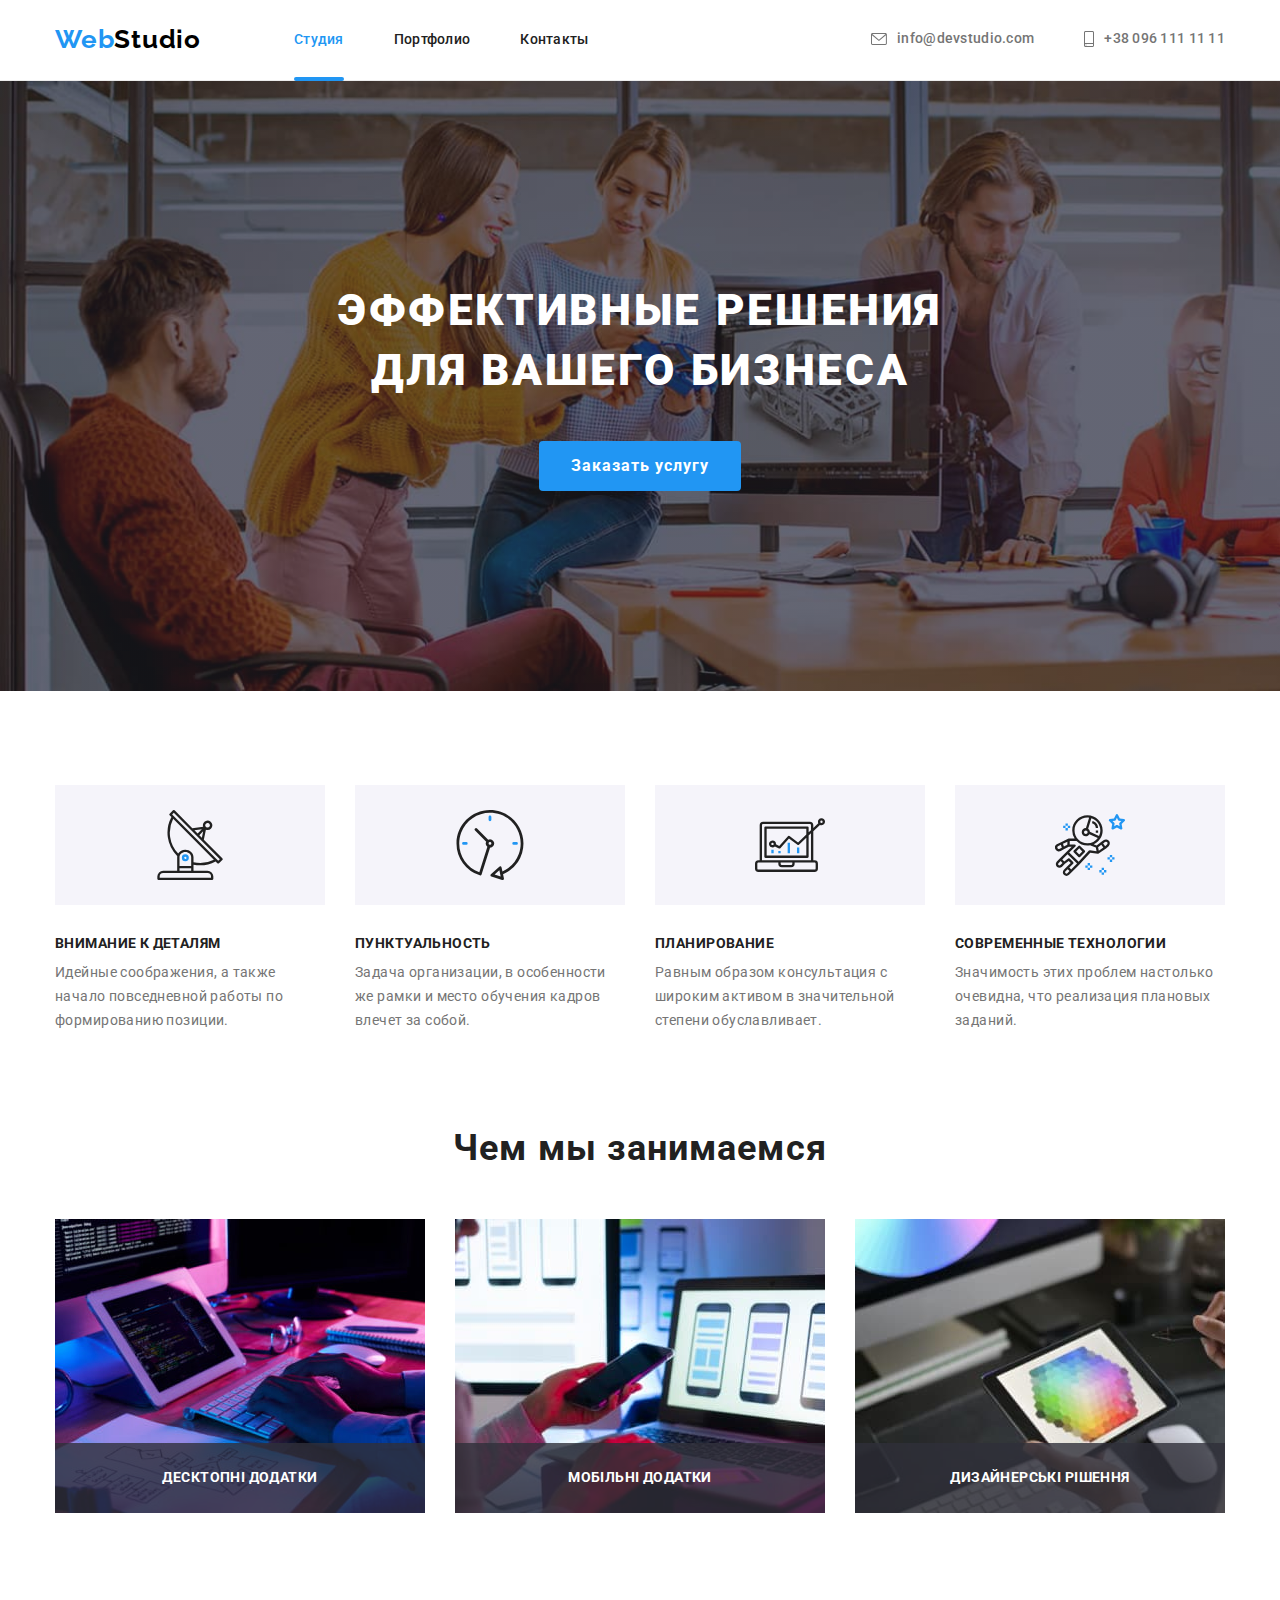
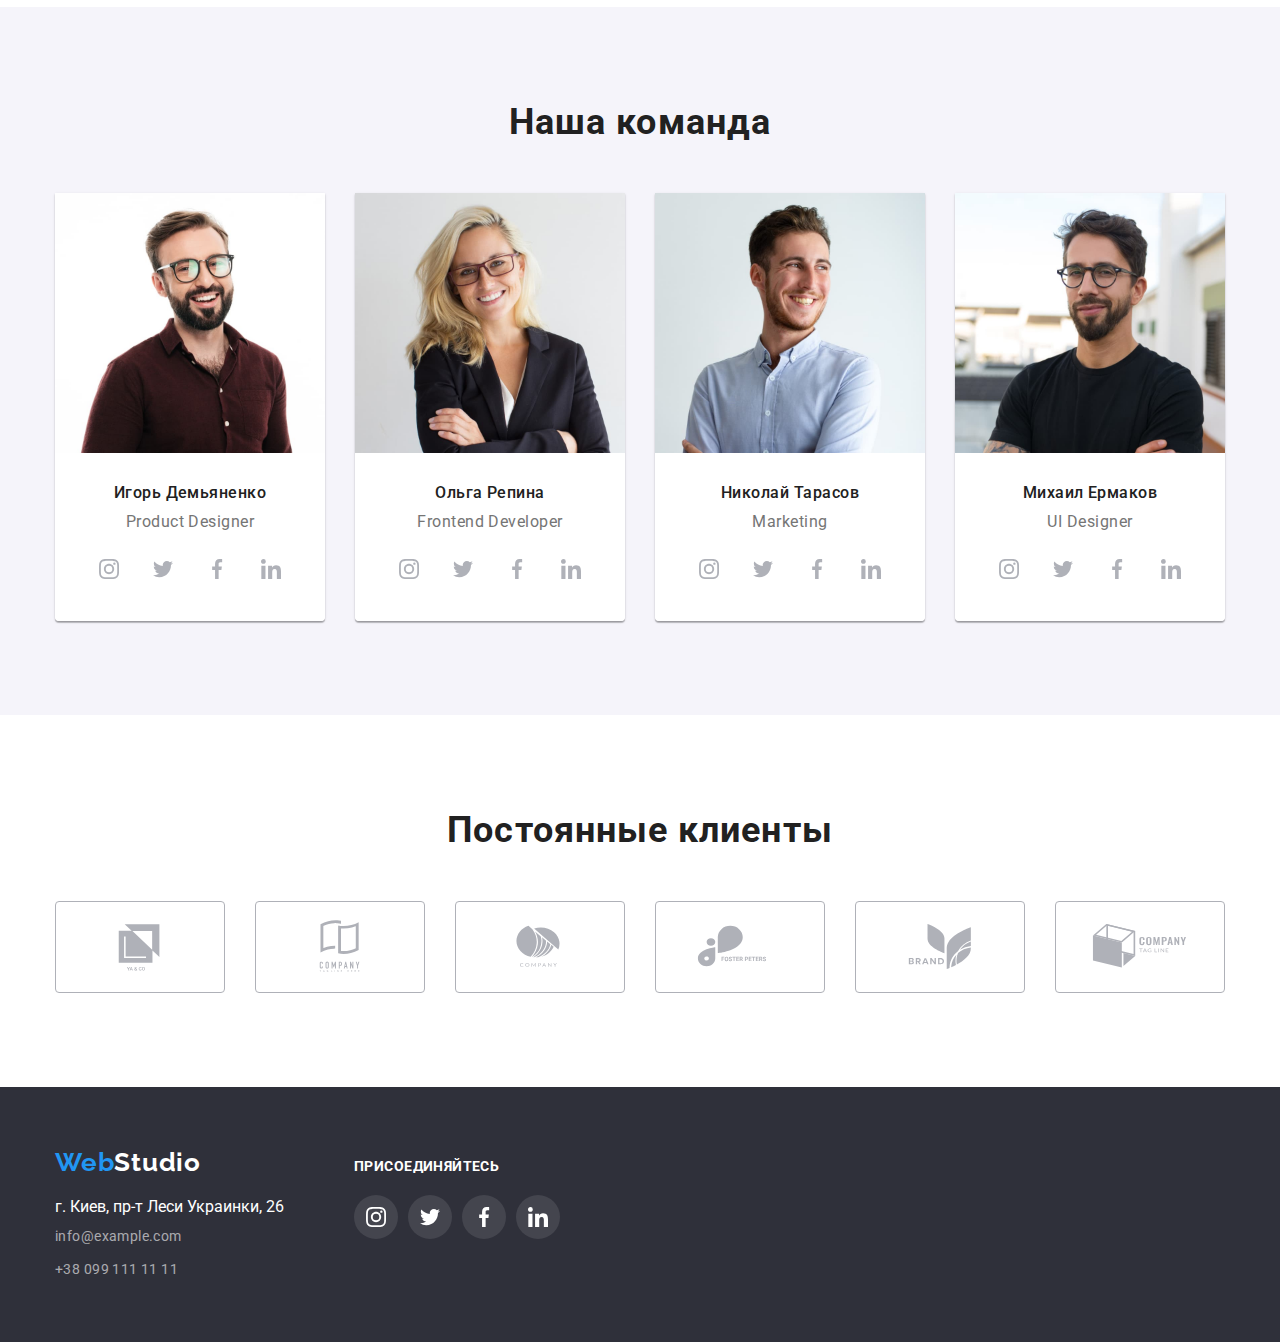
<file: index.html>
<!DOCTYPE html>
<html lang="ru">
  <head>
    <meta charset="UTF-8" />
    <meta http-equiv="X-UA-Compatible" content="IE=edge" />
    <meta name="viewport" content="width=, initial-scale=1.0" />
    <title>Document</title>
    <link rel="preconnect" href="https://fonts.googleapis.com" />
    <link rel="preconnect" href="https://fonts.gstatic.com" crossorigin />

    <link
      href="https://fonts.googleapis.com/css2?family=Montserrat:wght@400;700&family=Raleway:wght@700&family=Roboto:wght@400;500;700;900&display=swap"
      rel="stylesheet"
    />
      <link
      rel="stylesheet" href="https://cdn.jsdelivr.net/npm/modern-normalize@1.1.0/modern-normalize.min.css" />

    <link rel="stylesheet" href="./css/styles.css" />
  </head>

  <body>
    <header class="header">
      <div class="container header-container">
        <nav class="header-nav">
          
          <a href="./index.html" class="logo">
              <span class="logo-accent">Web</span>Studio</a>
         
                  
          <ul class="site-nav">
            <li class="menu-link">
              <a href="./index.html" class="link current">Студия</a>
            </li>
            <li class="menu-link">
              <a href="./portfolio.html" class="link">Портфолио</a>
            </li>
            <li class="menu-link">
              <a href="" class="link">Контакты</a>
            </li>
          </ul>
        </nav>

        <ul class="header-contact">
          <li class="mail">
            <a href="mailto:" class="mailtel-h">
              <svg class="icon-mail" >
               <use href="./images/icons.svg#icon-envelope"> </use>
              </svg>
              <div>
                info@devstudio.com
              </div>
              
            </a>
          </li class="tel">
          <li>
            <a href="tel:" class="mailtel-h">
             <svg class="icon-tel" >
               <use href="./images/icons.svg#icon-smartphone"> </use>
              </svg> 
              +38 096 111 11 11</a>
          </li>
        </ul>
      </div>
    </header>

    <main>
      <!--Главная секция-->
      <div class="hero">
        <section class="container">
          <h1 class="hero-title">
            Эффективные решения <br />
            для вашего бизнеса
          </h1>
          <button type="button" class="hero-button" data-modal-open>Заказать услугу</button>
        </section>
      </div>
      <!--Характеристика компании-->
      <section class="company-profile section ">
        <div class="container">
        <h2 class="section-title, hidden-title">Скрытый заголовок</h2>
        <ul class="properties-list">

          <li class="profile">
            <div class="profile-fon">
              
              <svg class="icons" width="70" height="70">
              <use  href="./images/icons.svg#icon-antenna-1"></use>
            </svg>
            </div>                      

            <h3 class="title">Внимание к деталям</h3>
            <p class="description">
              Идейные соображения, а также начало повседневной работы по
              формированию позиции.
            </p>
          </li>
          <li class="profile">
            <div class="profile-fon">
              <svg class="icons" width="70" height="70">
              <use  href="./images/icons.svg#icon-clock-1"></use>
            </svg>
            </div> 
            <h3 class="title">Пунктуальность</h3>
            <p class="description">
              Задача организации, в особенности же рамки и место обучения кадров
              влечет за собой.
            </p>
          </li>
          <li class="profile">
            <div class="profile-fon">
              <svg class="icons" width="70" height="70">
              <use  href="./images/icons.svg#icon-diagram-1"></use>
            </svg>
            </div> 
            <h3 class="title">Планирование</h3>
            <p class="description">
              Равным образом консультация с широким активом в значительной
              степени обуславливает.
            </p>
          </li>
          <li class="profile">
            <div class="profile-fon">
              <svg class="icons" width="70" height="70">
              <use  href="./images/icons.svg#icon-astronaut-1"></use>
            </svg>
            </div> 
            <h3 class="title">Современные технологии</h3>
            <p class="description">
              Значимость этих проблем настолько очевидна, что реализация
              плановых заданий.
            </p>
          </li>
        </ul>

        </div>
        
      </section>
      <!--Примеры работ-->
      <section class="section-sample">
        <div class="container">
        <h2 class="section-title">Чем мы занимаемся</h2>

        <ul class="sample-works">
          <li class="sample">
            <img
              src="images/algorytm.jpg"
              alt="Составление алгоритма"
              width="370"
            />
            <div class="sample-name">
              <h3 class="name">Десктопні додатки</h3>
            </div>
          </li>
          <li class="sample">
            <img
              src="images/mob-app.jpg"
              alt="Мобильное приложение"
              width="370"
            />
            <div class="sample-name">
              <h3 class="name">Мобільні додатки</h3>
            </div>
          </li>
          <li class="sample">
            <img src="images/color-design.jpg" alt="Дизайн цвета" width="370" />
            <div class="sample-name">
              <h3 class="name">Дизайнерські рішення</h3>
            </div>
          </li>
                  </ul>

        </div>
        
      </section>

      <!--Наша команда-->
      <section class="section-team">
        <div class="container">
          <h2 class="section-title">Наша команда</h2>
        <ul class="team">
          <li class="card-emploee">
            <img
              src="images/Product-Designer.jpg"
              alt="Игорь Демьяненко - Product Designer"
              width="270"
            />
            <div class="emploee">
            <h3 class="team-title">Игорь Демьяненко</h3>
            <p lang="en" class="position">Product Designer</p>
            <ul class="list-icons" >
                <li >
                  <a href="" class="icons-link"> 
                    <svg class="icon-link" width="20" height="20">
                     <use href="./images/icons.svg#icon-instagram"></use>
                    </svg> 
                  </a>
                </li>
                <li>
                  <a href="" class="icons-link"> 
                    <svg class="icon-link" width="20" height="20">
                     <use href="./images/icons.svg#icon-twitter"></use>
                    </svg> 
                  </a>
                </li>
                <li>
                  <a href="" class="icons-link"> 
                    <svg class="icon-link" width="20" height="20">
                     <use href="./images/icons.svg#icon-facebook"></use>
                    </svg> 
                  </a>
                </li>
                <li>
                  <a href="" class="icons-link"> 
                    <svg class="icon-link" width="20" height="20">
                     <use href="./images/icons.svg#icon-linkedin"></use>
                    </svg> 
                  </a>
                </li>
            </ul>
            </div>
                        
           
            
          </li>
          <li class="card-emploee">
            <img
              src="images/Frontend-Developer.jpg"
              alt="Ольга Репина - Frontend Developer"
              width="270"
            />
            <div class="emploee">
            <h3 class="team-title">Ольга Репина</h3>
            <p lang="en" class="position">Frontend Developer</p>
            <ul class="list-icons" >
                <li >
                  <a href="" class="icons-link"> 
                    <svg class="icon-link" width="20" height="20">
                     <use href="./images/icons.svg#icon-instagram"></use>
                    </svg> 
                  </a>
                </li>
                <li>
                  <a href="" class="icons-link"> 
                    <svg class="icon-link" width="20" height="20">
                     <use href="./images/icons.svg#icon-twitter"></use>
                    </svg> 
                  </a>
                </li>
                <li>
                  <a href="" class="icons-link"> 
                    <svg class="icon-link" width="20" height="20">
                     <use href="./images/icons.svg#icon-facebook"></use>
                    </svg> 
                  </a>
                </li>
                <li>
                  <a href="" class="icons-link"> 
                    <svg class="icon-link" width="20" height="20">
                     <use href="./images/icons.svg#icon-linkedin"></use>
                    </svg> 
                  </a>
                </li>
            </ul>
            </div>
          </li>
          <li class="card-emploee">
            <img
              src="images/Marketing.jpg"
              alt="Николай Тарасов - Marketing"
              width="270"
            />
            <div class="emploee">
            <h3 class="team-title">Николай Тарасов</h3>
            <p lang="en" class="position">Marketing</p>
            <ul class="list-icons" >
                <li >
                  <a href="" class="icons-link"> 
                    <svg class="icon-link" width="20" height="20">
                     <use href="./images/icons.svg#icon-instagram"></use>
                    </svg> 
                  </a>
                </li>
                <li>
                  <a href="" class="icons-link"> 
                    <svg class="icon-link" width="20" height="20">
                     <use href="./images/icons.svg#icon-twitter"></use>
                    </svg> 
                  </a>
                </li>
                <li>
                  <a href="" class="icons-link"> 
                    <svg class="icon-link" width="20" height="20">
                     <use href="./images/icons.svg#icon-facebook"></use>
                    </svg> 
                  </a>
                </li>
                <li>
                  <a href="" class="icons-link"> 
                    <svg class="icon-link" width="20" height="20">
                     <use href="./images/icons.svg#icon-linkedin"></use>
                    </svg> 
                  </a>
                </li>
            </ul>
            </div>
          </li>
          <li class="card-emploee">
            <img
              src="images/UI-Designer.jpg"
              alt="Михайл Ермаков - UI Designer"
              width="270"
            />
            <div class="emploee">
            <h3 class="team-title">Михаил Ермаков</h3>
            <p lang="en" class="position">UI Designer</p>
            <ul class="list-icons" >
                <li >
                  <a href="" class="icons-link"> 
                    <svg class="icon-link" width="20" height="20">
                     <use href="./images/icons.svg#icon-instagram"></use>
                    </svg> 
                  </a>
                </li>
                <li>
                  <a href="" class="icons-link"> 
                    <svg class="icon-link" width="20" height="20">
                     <use href="./images/icons.svg#icon-twitter"></use>
                    </svg> 
                  </a>
                </li>
                <li>
                  <a href="" class="icons-link"> 
                    <svg class="icon-link" width="20" height="20">
                     <use href="./images/icons.svg#icon-facebook"></use>
                    </svg> 
                  </a>
                </li>
                <li>
                  <a href="" class="icons-link"> 
                    <svg class="icon-link" width="20" height="20">
                     <use href="./images/icons.svg#icon-linkedin"></use>
                    </svg> 
                  </a>
                </li>
            </ul>
            </div>
          </li>
        </ul>

        </div>
        
      </section>
<!-- Постоянные клиенты  -->
      <section class="section-client">
        <div class="container">
        <h2 class="section-title">Постоянные клиенты</h2>
        <ul class="list-clients">
          <li>
            <a href="" class="client" >
              <svg class="icon-client" width="106" height="60" >
                <use href="./images/icons.svg#icon-Logo1" ></use>
              </svg>
            </a>
          </li>
          <li>
            <a href="" class="client" >
              <svg class="icon-client" width="106" height="60" >
                <use href="./images/icons.svg#icon-Logo2" ></use>
              </svg>
            </a>
          </li>
          <li>
            <a href="" class="client" >
              <svg class="icon-client" width="106" height="60" >
                <use href="./images/icons.svg#icon-Logo3" ></use>
              </svg>
            </a>
          </li>
          <li>
            <a href="" class="client" >
              <svg class="icon-client" width="106" height="60" >
                <use href="./images/icons.svg#icon-Logo4" ></use>
              </svg>
            </a>
          </li>
          <li>
            <a href="" class="client" >
              <svg class="icon-client" width="106" height="60" >
                <use href="./images/icons.svg#icon-Logo5" ></use>
              </svg>
            </a>
          </li>
          <li>
            <a href="" class="client" >
              <svg class="icon-client" width="106" height="60" >
                <use href="./images/icons.svg#icon-Logo6" ></use>
              </svg>
            </a>
          </li>
          

          

        </div>
        
      </section>
    </main>


  <footer class="footer ">
    <div class="container">

      <div class="thumb-logo-address">
        <a href="./index.html" class="logo-footer">
        <span class="logo-footer-web">Web</span>Studio</a>
      <address>
        <p class="address">г. Киев, пр-т Леси Украинки, 26</p>
        <a href="mailto:" class="footer-mail mailtel-f">info@example.com</a>
        <a href="tel:" class="footer-tel mailtel-f">+38 099 111 11 11</a>
      </address>
      </div>

      
      
      <div class="thumb-links">
        <h3 class="footer-title">присоединяйтесь</h3>
        <ul class="footer-icons" >
          <li>
            <a href="" class="footer-icons-link">
              <svg class="footer-icon" width="20px" height="20px">
                <use href="./images/icons.svg#icon-instagram-1" ></use>
              </svg>
            </a>
          </li>
          <li>
            <a href="" class="footer-icons-link">
              <svg class="footer-icon" width="20px" height="20px">
                <use href="./images/icons.svg#icon-twitter-1" ></use>
              </svg>
            </a>
          </li>
          <li>
            <a href="" class="footer-icons-link">
              <svg class="footer-icon" width="20px" height="20px">
                <use href="./images/icons.svg#icon-facebook-1" ></use>
              </svg>
            </a>
          </li>
          <li>
            <a href="" class="footer-icons-link">
              <svg class="footer-icon" width="20px" height="20px">
                <use href="./images/icons.svg#icon-linkedin-1" ></use>
              </svg>
            </a>
          </li>
        </ul>
      </div>

    </div>
    </footer>

    <!-- Backdrop -->
    <div class="backdrop is-hidden" data-modal>
      <div class="modal">
        <button type="button" class="backdrop-button" data-modal-close>
          <svg class="backdrop-button-icon" width="18px" height="18px">
                <use href="./images/icons.svg#icon-close-black" ></use>
          </svg>
        </button>

      </div>
    </div>

     <script src="./js/modal.js"></script>
  </body>
</html>
</file>
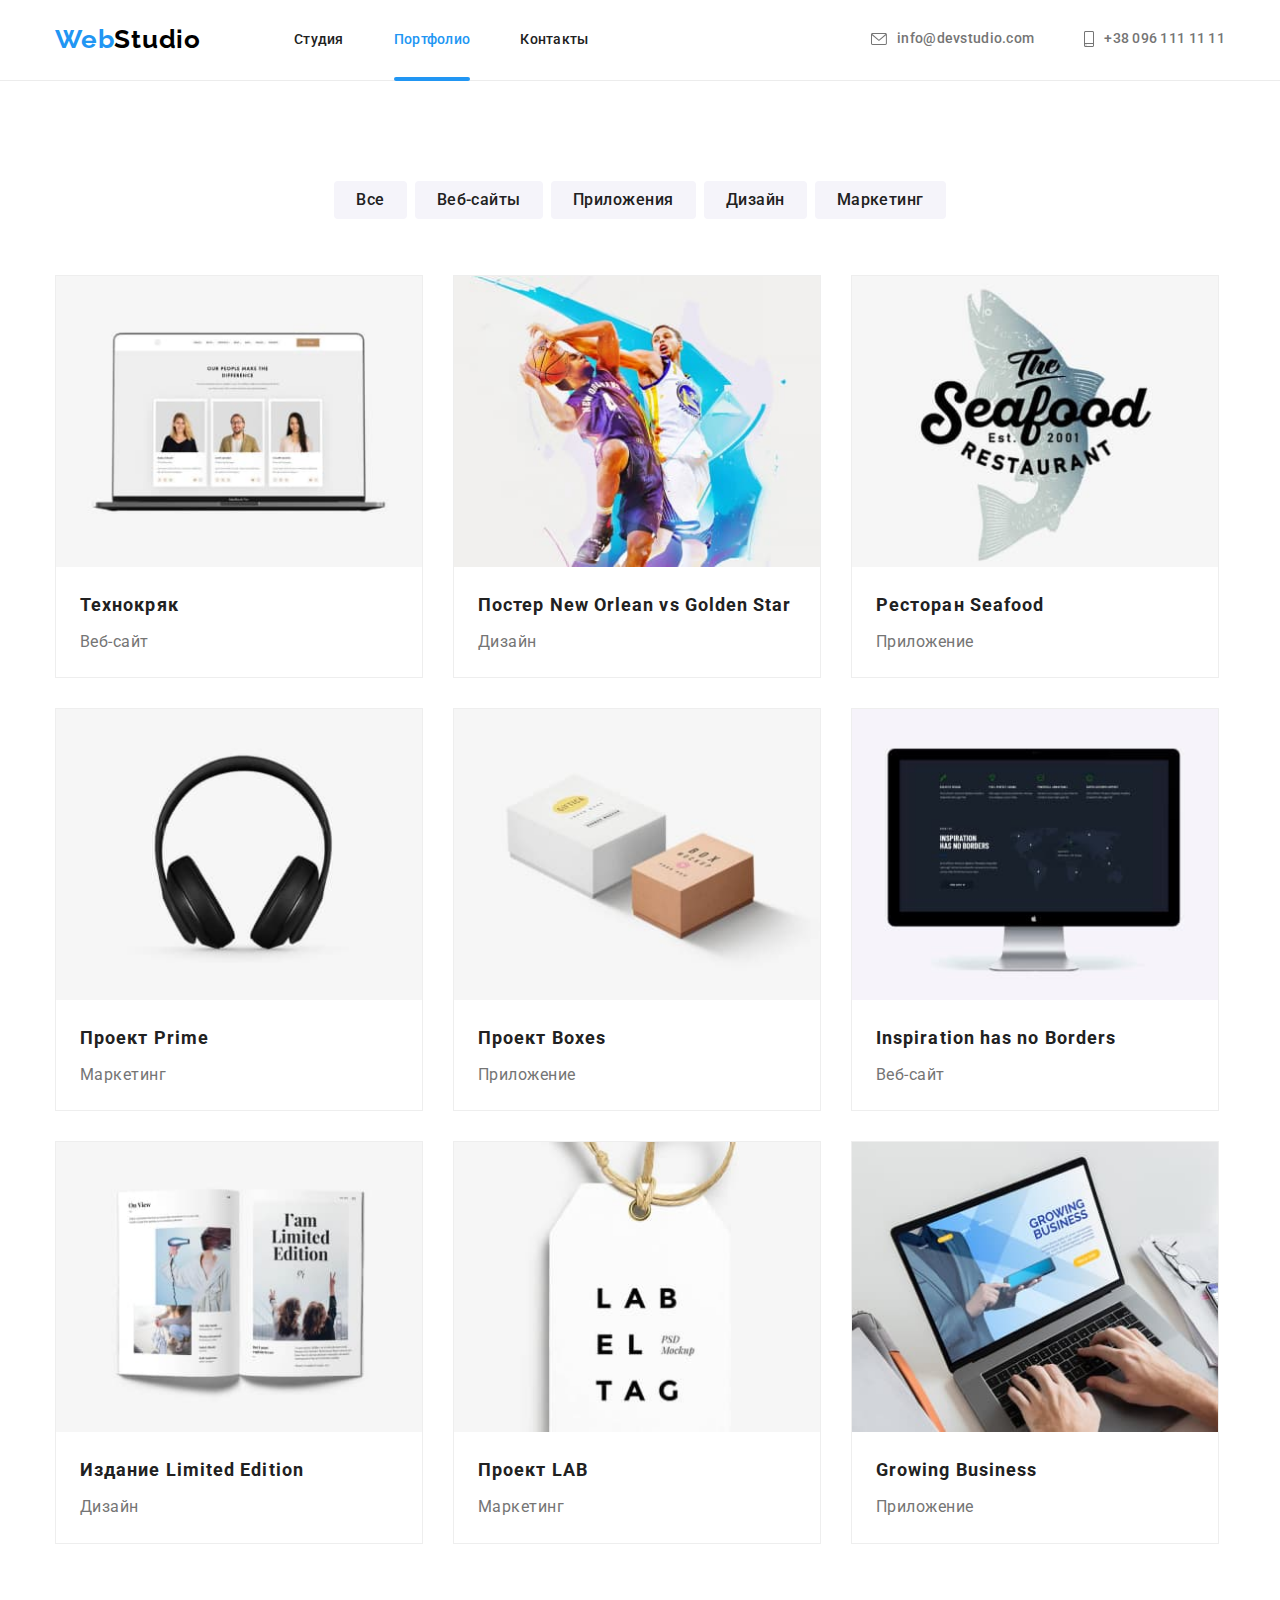
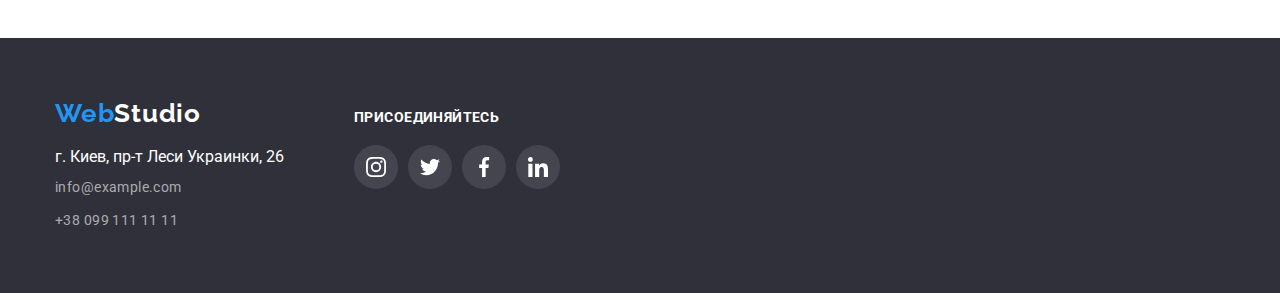
<file: portfolio.html>
<!DOCTYPE html>
<html lang="ru">
  <head class="head-page">
    <meta charset="UTF-8" />
    <meta http-equiv="X-UA-Compatible" content="IE=edge" />
    <meta name="viewport" content="width=, initial-scale=1.0" />
    <title>hw-2-Студія</title>
    <link rel="preconnect" href="https://fonts.googleapis.com" />
    <link rel="preconnect" href="https://fonts.gstatic.com" crossorigin />
    <link
      href="https://fonts.googleapis.com/css2?family=Montserrat:wght@400;700&family=Raleway:wght@700&family=Roboto:wght@400;500;700;900&display=swap"
      rel="stylesheet"
    />

    <link
      rel="stylesheet"
      href="https://cdn.jsdelivr.net/npm/modern-normalize@1.1.0/modern-normalize.min.css"
    />

    <link rel="stylesheet" href="./css/styles.css" />
  </head>

  <body>
    <header class="header">
      <div class="container header-container">
        <nav class="header-nav">
          
          <a href="./index.html" class="logo">
              <span class="logo-accent">Web</span>Studio</a>
         
                  
          <ul class="site-nav">
            <li class="menu-link">
              <a href="./index.html" class="link ">Студия</a>
            </li>
            <li class="menu-link">
              <a href="./portfolio.html" class="link current">Портфолио</a>
            </li>
            <li class="menu-link">
              <a href="" class="link">Контакты</a>
            </li>
          </ul>
        </nav>

        <ul class="header-contact">
          <li class="mail">
            <a href="mailto:" class="mailtel-h">
              <svg class="icon-mail" >
               <use href="./images/icons.svg#icon-envelope"> </use>
              </svg>
              <div>
                info@devstudio.com
              </div>
              
            </a>
          </li class="tel">
          <li>
            <a href="tel:" class="mailtel-h">
             <svg class="icon-tel" >
               <use href="./images/icons.svg#icon-smartphone"> </use>
              </svg> 
              +38 096 111 11 11</a>
          </li>
        </ul>
      </div>
    </header>
    <main>
      <!--Portfolio-->
      <section class="portfolio">
        <div class="container">
          
          <!--Скрытыйзаголовок-->
        <h1 class="hidden-title">Скрытый заголовок</h1>

        <!--Список кнопок навигации-->
        <ul class="filtr">
          <li class="list-category"><button type="button" class="category">Все</button></li>
          <li class="list-category"><button type="button" class="category">Веб-сайты</button></li>
          <li class="list-category"><button type="button" class="category">Приложения</button></li>
          <li class="list-category"><button type="button" class="category">Дизайн</button></li>
          <li class="list-category"><button type="button" class="category">Маркетинг</button></li>
        </ul>

        <!--Галерея-->
        <ul class="galery">
          <li class="list-example">
            <a href="" class="card-link">
              <div class="image-card">
                <img
                width="366"
                height="292"
                src="images/technocriak.jpg"
                alt="Ноутбук"
              />
              <p class="hover-text">Ресурс пропонує комплексні пропозиції з різним рівнем функціоналу та сервісів. Все це дозволить відвідувачу отримати вичерпні відомості про компанію чи приватну особу.</p>
              </div>
              <div class="example-category">
              <h2 class="example">Технокряк</h2>
              <p class="category-name">Веб-сайт</p>
              </div>
              
            </a>
          </li>
          <li class="list-example">
            <a href="" class="card-link">
              <div class="image-card">
                <img
                width="366"
                height="292"
                src="images/poster.jpg"
                alt="Постер баскетбол"/>
              <p class="hover-text">Ресурс пропонує комплексні пропозиції з різним рівнем функціоналу та сервісів. Все це дозволить відвідувачу отримати вичерпні відомості про компанію чи приватну особу.</p>
              </div>
              <div class="example-category">
              <h2 class="example">
                Постер <span lang="en">New Orlean vs Golden Star</span>
              </h2>
              <p class="category-name">Дизайн</p>
            </div>
            </a>
          </li>

          <li class="list-example">
            <a href="" class="card-link">
              <div class="image-card">
              <img
                 width="366"
                height="292"
                src="images/seafood.jpg"
                alt="Ресторан Морская еда"
              />
              <p class="hover-text">Ресурс пропонує комплексні пропозиції з різним рівнем функціоналу та сервісів. Все це дозволить відвідувачу отримати вичерпні відомості про компанію чи приватну особу.</p>
              </div>
              <div class="example-category">
              <h2 class="example">Ресторан <span lang="en">Seafood</span></h2>
              <p class="category-name">Приложение</p>
              </div>
            </a>
          </li>
          <li class="list-example">
            <a href="" class="card-link">
              <div class="image-card">
                <img
                width="366"
                height="292"
                src="images/headphone.jpg"
                alt="Наушники"
              />
              <p class="hover-text">Ресурс пропонує комплексні пропозиції з різним рівнем функціоналу та сервісів. Все це дозволить відвідувачу отримати вичерпні відомості про компанію чи приватну особу.</p>
              </div>
              
              <div class="example-category">
              <h2 class="example">Проект <span lang="en">Prime</span></h2>
              <p class="category-name">Маркетинг</p>
              </div>
            </a>
          </li>

          <li class="list-example">
            <a href="" class="card-link">
              <div class="image-card">
                <img
                width="366"
                height="292"
                src="images/boxes.jpg"
                alt="Две коробки"
              />
              <p class="hover-text">Ресурс пропонує комплексні пропозиції з різним рівнем функціоналу та сервісів. Все це дозволить відвідувачу отримати вичерпні відомості про компанію чи приватну особу.</p>
              </div>
              <div class="example-category">
              <h2 class="example">Проект <span lang="en">Boxes</span></h2>
              <p class="category-name">Приложение</p>
              </div>
            </a>
          </li>
          <li class="list-example">
            <a href="" class="card-link">
              <div class="image-card">
                <img
                  width="366"
                height="292"
                src="images/monitor.jpg"
                alt="Монитор"
              />
              <p class="hover-text">Ресурс пропонує комплексні пропозиції з різним рівнем функціоналу та сервісів. Все це дозволить відвідувачу отримати вичерпні відомості про компанію чи приватну особу.</p>
              </div>
              <div class="example-category">
              <h2 lang="en" class="example">Inspiration has no Borders</h2>
              <p class="category-name">Веб-сайт</p>
              </div>
            </a>
          </li>
          <li class="list-example">
            <a href="" class="card-link">
              <div class="image-card">
                <img
                 width="366"
                height="292"
                src="images/magazine.jpg"
                alt="Журнал"
              />
              <p class="hover-text">Ресурс пропонує комплексні пропозиції з різним рівнем функціоналу та сервісів. Все це дозволить відвідувачу отримати вичерпні відомості про компанію чи приватну особу.</p>
              </div>
              <div class="example-category">
              <h2 class="example">
                Издание <span lang="en"> Limited Edition</span>
              </h2>
              <p class="category-name">Дизайн</p>
              </div>
            </a>
          </li>
          <li class="list-example">
            <a href="" class="card-link">
              <div class="image-card">
                <img
                 width="366"
                height="292"
                src="images/lab-el-tag.jpg"
                alt="Бирка"
              />
              <p class="hover-text">Ресурс пропонує комплексні пропозиції з різним рівнем функціоналу та сервісів. Все це дозволить відвідувачу отримати вичерпні відомості про компанію чи приватну особу.</p>
              </div>
              <div class="example-category">
              <h2 class="example">Проект <span lang="en">LAB</span></h2>
              <p class="category-name">Маркетинг</p>
              </div>
            </a>
          </li>
          <li class="list-example">
            <a href="" class="card-link">
              <div class="image-card">
                <img
                width="366"
                height="292"
                src="images/laptop.jpg"
                alt="Ноутбук"
              />
              <p class="hover-text">Ресурс пропонує комплексні пропозиції з різним рівнем функціоналу та сервісів. Все це дозволить відвідувачу отримати вичерпні відомості про компанію чи приватну особу.</p>
              </div>
              <div class="example-category">
              <h2 lang="en" class="example">Growing Business</h2>
              <p class="category-name">Приложение</p>
              </div>
            </a>
          </li>
        </ul>

        </div>
        
      </section>
    </main>

    <footer class="footer ">
    <div class="container">

      <div class="thumb-logo-address">
        <a href="./index.html" class="logo-footer">
        <span class="logo-footer-web">Web</span>Studio</a>
      <address>
        <p class="address">г. Киев, пр-т Леси Украинки, 26</p>
        <a href="mailto:" class="footer-mail mailtel-f">info@example.com</a>
        <a href="tel:" class="footer-tel mailtel-f">+38 099 111 11 11</a>
      </address>
      </div>

      
      
      <div class="thumb-links">
        <h3 class="footer-title">присоединяйтесь</h3>
        <ul class="footer-icons" >
          <li>
            <a href="" class="footer-icons-link">
              <svg class="footer-icon" width="20px" height="20px">
                <use href="./images/icons.svg#icon-instagram-1" ></use>
              </svg>
            </a>
          </li>
          <li>
            <a href="" class="footer-icons-link">
              <svg class="footer-icon" width="20px" height="20px">
                <use href="./images/icons.svg#icon-twitter-1" ></use>
              </svg>
            </a>
          </li>
          <li>
            <a href="" class="footer-icons-link">
              <svg class="footer-icon" width="20px" height="20px">
                <use href="./images/icons.svg#icon-facebook-1" ></use>
              </svg>
            </a>
          </li>
          <li>
            <a href="" class="footer-icons-link">
              <svg class="footer-icon" width="20px" height="20px">
                <use href="./images/icons.svg#icon-linkedin-1" ></use>
              </svg>
            </a>
          </li>
        </ul>
      </div>

    </div>
    </footer>
  </body>
</html>
</file>
<file: css/styles.css>
/* основной цвет #757575 */
/* вторичный цвет #212121  */
/* белый цвет #FFFFFF */
/* прозначный rgba(255, 255, 255, 0.6); */
/* акцент #2196F3 */
/* вторичный фон #F5F4FA */
/* фон героя #C4C4C4 */
/* цвет лого - чорный #000000 */
/*фон футера - #2F303A*/

:root{
    --primary-text-color:#757575;
    --title-text-color:#212121;
    --accent-color:#2196F3;
    --white-color:#FFFFFF;
    --secondary-fone:#F5F4FA;
    --hero-fone:#C4C4C4;
    --logo-black:#000000;
    --hero-button:#188CE8;
    --futer-fon:#2F303A;
}
h1, h2, h3, h4, h5, h6, p {
    margin-top: 0;
    margin-bottom: 0;
} 
ul, ol{
    margin-top: 0;
    margin-bottom: 0;
    padding-left: 0;
}

img {
    display: block;
    max-width: 100%;
    height: auto;
}


button{
    cursor: pointer;
}

body {background-color:var(--white-color);
color: var(--primary-text-color); 
font-family:Roboto, sans-serif;
margin: 0;}
ul{list-style: none;}
a{text-decoration: none;}

.container{    
    width: 1200px;
    margin-left: auto;
    margin-right: auto;
    padding-left: 15px;
    padding-right: 15px; 
    align-items: center;
   
   
}

/* header */
.header{border-bottom: 1px solid #ECECEC;

padding-top: 24px;
padding-bottom: 25px;}

.header-container{
    display: flex;
    align-items: center;
   
}
.header-nav {
    display: flex;
    align-items: center;
    
}

.site-nav{
    display: flex;
    align-items: center;
    }
.menu-link:not(:last-child){margin-right: 50px;}

/* Логотип */

.logo {
    
    color: var(--logo-black); font-family: Raleway, sans-serif;
    margin-right: 93px;
    font-weight: 700;
    font-size: 26px;
    line-height: 1.19;
    letter-spacing: 0.03em;
    
        
}

.logo-accent{color:var(--accent-color) ;}



/* Главная навигация */

.site-nav .link {color:var(--title-text-color);
  
    font-weight: 500;
    font-size: 14px;
    line-height: 1.14;
    letter-spacing: 0.02em;

    transition: color 250ms cubic-bezier(0.4, 0, 0.2, 1);
    
   }

.site-nav .link:hover, 
.site-nav .link:focus
 {
    color: var(--accent-color);
       
        }

.site-nav .link.current{color: var(--accent-color);}
.menu-link{
    position: relative;

}
.link.current::after{
    content: "";
    position: absolute;
    width: 100%;
    height: 4px;
    top: 47px;      
    left: 0;
    background: var(--accent-color);
    border-radius: 2px;          
    
}




/* контакты */
.header-contact{display: flex;
margin-left: auto;}

.mail{margin-right: 50px;
    display: flex;
       }

    
.header-contact .mailtel-h {
    display: flex;
    color: var(--primary-text-color);
    font-weight: 500;
    font-size: 14px;
    line-height: 1.14;
    letter-spacing: 0.02em;
    transition: color 250ms cubic-bezier(0.4, 0, 0.2, 1);
   }
.mailtel-h:hover,
.mailtel-h:focus {color: var(--accent-color);}

.icon-mail, .icon-tel{
display: flex;
justify-content: center; 
align-items:center;  
fill: var(--primary-text-color);
margin-right: 10px;
transition: fill 250ms cubic-bezier(0.4, 0, 0.2, 1);
}

.icon-mail{
    width: 16px;
    height: 16px;
    
}

.icon-tel{
    width: 10px;
    height: 16px;}

.mailtel-h:hover .icon-mail, 
.mailtel-h:focus .icon-mail{
    fill: var(--accent-color);
}

.mailtel-h:hover .icon-tel,
.mailtel-h:focus .icon-tel {
    fill: var(--accent-color);
}



/* main */
/* фон героя */
.hero{background-color:var(--hero-fone);
background-image: linear-gradient(rgba(47, 48, 58, 0.4), rgba(47, 48, 58, 0.4)), url(../images/hero-fon.jpg);
background-size: cover;
padding-top: 200px;
padding-bottom: 200px;
text-align: center;
}

/* шрифт заголовка Героя */
.hero-title{color: var(--white-color);
    margin-bottom: 40px;
    font-weight: 900;
    font-size: 44px;
    line-height: 1.36;
    text-align: center;
    letter-spacing: 0.06em;
    text-transform: uppercase;
}

/* кнопка Героя */
.hero-button{background-color: var(--accent-color);
color: var(--white-color);
padding-top: 10px;
padding-right: 32px;
padding-bottom: 10px;
padding-left: 32px;
border: none;
border-radius: 4px;
    font-weight: 700;
    font-size: 16px;
    line-height: 1.88;
    text-align: center;
    letter-spacing: 0.06em;
    transition: background-color 250ms cubic-bezier(0.4, 0, 0.2, 1);
}
.hero-button:hover,
.hero-button:focus {background-color: var(--hero-button);}

.section-title{color: var(--title-text-color);
    font-weight: 700;
    font-size: 36px;
    line-height: 1.17;
    text-align: center;
    letter-spacing: 0.03em;
}

/* Характеристика компании*/
.profile-fon{
    display: flex;
    justify-content: center;
    align-items: center;
    width: 270px;
    height: 120px;
    background-color: #F5F4FA;
        margin-bottom: 30px;
}

  
.properties-list{display: flex;}
.profile:not(:last-child) {margin-right:30px;}

.company-profile{padding-top: 94px;
padding-bottom: 94px;}

.profile > .title {margin-bottom: 10px;}

.properties-list .title{color: var(--title-text-color);
    font-weight: 700;
    font-size: 14px;
    line-height: 1.14x;
    letter-spacing: 0.03em;
    text-transform: uppercase;}

.properties-list .description{
    font-weight: 400;
font-size: 14px;
line-height: 1.714;
letter-spacing: 0.03em;
max-width: 270px;
}


/* Примеры работ */
.section-title{margin-bottom: 50px;}
.sample-works{display: flex;
flex-wrap: wrap;
gap: 30px;}

.sample{
    position: relative;

    
}
.sample-name{
    position: absolute;
    display: flex;
    justify-content: center;
    align-items: center;
    width: 370px;
    height: 70px;
    left: 0px;
    bottom: 0px;
    background: rgba(47, 48, 58, 0.8);}

.name{
    
    font-family: 'Roboto';
        font-style: normal;
        font-weight: 700;
        font-size: 14px;
        line-height: 1.14;
        text-align: center;
        letter-spacing: 0.03em;
        text-transform: uppercase;
    
        color: var(--white-color);
}

.section-sample{padding-bottom: 94px;
}


        
 /* Команда */
 .section-team{background-color: #F5F4FA;
padding-top: 94px;
padding-bottom: 94px;}

.team{display: flex;
flex-wrap: wrap;
gap: 30px;
text-align: center;
}

.card-emploee{
    box-shadow: 0px 1px 3px rgba(0, 0, 0, 0.12), 0px 1px 1px rgba(0, 0, 0, 0.14), 0px 2px 1px rgba(0, 0, 0, 0.2);
    border-radius: 0px 0px 4px 4px;
}

 .team .team-title {color: var(--title-text-color);
    margin-bottom: 10px;
    font-weight: 500;
    font-size: 16px;
    line-height: 1.19;
    letter-spacing: 0.03em;
}
.team .position{
    font-size: 16px;
    line-height: 1.19;
    letter-spacing: 0.03em;
    margin-bottom: 16px;
        }
    .emploee{
        padding-top: 30px;
        padding-bottom: 30px;
        background-color: #FFFFFF;
        border-radius: 0px 0px 4px 4px;
    }
    .list-icons{display: flex;
    justify-content: center;
    gap: 10px;}

    .icons-link{
        display: flex;
        justify-content: center;
        align-items: center;
        width: 44px;
        height: 44px;
        border-radius: 50%; 
        transition: background-color 2500ms cubic-bezier(0.4, 0, 0.2, 1);   
        }

    .icons-link:hover,
    .icons-link:focus{
        background-color: var(--accent-color);
            }


    .icon-link{display: block;
        fill: #AFB1B8;
    transition: fill 250ms cubic-bezier(0.4, 0, 0.2, 1);
    }

    .icons-link:hover .icon-link,
    .icons-link:focus .icon-link{fill: #FFFFFF;}

    

/* Постоянные клиенты */
.section-client{
    padding-top: 94px;
    padding-bottom: 94px;
}

.list-clients{display: flex;
justify-content: center;
gap: 30px;}

.client{
    display: flex;
    justify-content: center;
    align-items: center;
    width: 170px;
    height: 92px;
    border: 1px solid #AFB1B8;
    border-radius: 4px;
    transition: border-color 250ms  cubic-bezier(0.4, 0, 0.2, 1), transform 250ms cubic-bezier(0.4, 0, 0.2, 1) ;
  }

.client:hover,
.client:focus{border-color: var(--accent-color);
transform: scale(1.25);

}

.icon-client{fill: #AFB1B8;
transition: fill 250ms cubic-bezier(0.4, 0, 0.2, 1)
}

.client:hover .icon-client,
.client:focus  .icon-client{
    fill: var(--accent-color);
}


 /* fotter */
 .footer{display: flex;
background-color:var(--futer-fon) ;
padding-top: 60px;
padding-bottom: 60px;}

 .logo-footer{color: var(--white-color); font-family: Raleway, sans-serif;
    font-style: normal;
    font-weight: 700;
    font-size: 26px;
    line-height: 1.19;
    letter-spacing: 0.03em;
    }
    
 .logo-footer-web{color:var(--accent-color) ;}

 .address{color:var(--white-color); font-style: normal;
    margin-top: 20px;    
}
.mailtel-f{
    display: block;
    margin-top: 9px;
    transition: color 250ms cubic-bezier(0.4, 0, 0.2, 1);

}

 .mailtel-f:hover,
 .mailtel-f:focus {
     color: var(--accent-color);
            }

 
 .footer-mail, .footer-tel {
    font-style: normal;
    font-size: 14px;
    line-height: 1.71;
    letter-spacing: 0.03em;
    color: rgba(255, 255, 255, 0.6);}

.footer .container{display: flex;
align-items:baseline;}
.thumb-logo-address{margin-right: 70px;}



.footer-title{
        margin-bottom: 20px;
        font-weight: 700;
        font-size: 14px;
        line-height: 1.14;
        letter-spacing: 0.03em;
        text-transform: uppercase;    
        color: #FFFFFF;
}

.footer-icons{
    display: flex;
    justify-content: center;
    align-items: center;
    gap: 10px;
}

.footer-icons-link{
    display: flex;
    justify-content: center;
    align-items: center;
    width: 44px;
    height: 44px;
    border-radius: 50%;
    background: rgba(255, 255, 255, 0.1);
    transition: background 250ms cubic-bezier(0.4, 0, 0.2, 1);

}

.footer-icons-link:hover,
.footer-icons-link:focus{
    background-color: var(--accent-color);
}

.footer-icon{fill: #FFFFFF;}



 /* PORTFOLIO */

 /* filtr */
 .portfolio{padding-top: 100px;
padding-bottom: 94px;
}
.hidden-title{display: none;}

.filtr {display: flex;
 justify-content: center;
margin-bottom: 56px;}

.list-category:not(:last-child) {
    margin-right: 8px;
}

.filtr .category{
    border-radius: 4px;
    border: 0;
    padding:6px 22px;    
    font-family:inherit; 
    background-color: var(--secondary-fone);
    color: var(--title-text-color); cursor: pointer;
    font-weight: 500;
    font-size: 16px;
    line-height: 1.62;
    text-align: center;
    letter-spacing: 0.03em;
    transition: color 250ms cubic-bezier(0.4, 0, 0.2, 1), background-color 250ms cubic-bezier(0.4, 0, 0.2, 1), box-shadow 250ms cubic-bezier(0.4, 0, 0.2, 1);
   }
.filtr .category:hover,
.filtr .category:focus{background-color: var(--accent-color);
    color: var(--white-color);
    box-shadow: 0px 3px 1px rgba(0, 0, 0, 0.1), 0px 1px 2px rgba(0, 0, 0, 0.08), 0px 2px 2px rgba(0, 0, 0, 0.12);}

/* Галерея */

.galery{display: flex;
flex-wrap: wrap;
gap: 30px;
}
.list-example{
   
    border: 1px solid #EEEEEE;
    transition: box-shadow 250ms cubic-bezier(0.4, 0, 0.2, 1), transform 250ms cubic-bezier(0.4, 0, 0.2, 1);
}
.list-example:hover,
.list-example:focus{
    box-shadow: 0px 1px 1px rgba(0, 0, 0, 0.12), 0px 4px 4px rgba(0, 0, 0, 0.06), 1px 4px 6px rgba(0, 0, 0, 0.16);
    transform: scale(1.1);
}

.example-category{padding: 20px 24px;}

.example{
    font-weight: 700;
    font-size: 18px;
    line-height: 2;
    letter-spacing: 0.06em;
    color: var(--title-text-color);
    margin-bottom: 4px;
    
}
.category-name{font-family: 'Roboto';
    font-size: 16px;
    line-height: 1.88;
    letter-spacing: 0.03em;
    color: var(--primary-text-color);
    
}



.image-card{
    position: relative;
    overflow: hidden;
    
    
}

.hover-text{
    position: absolute;
    display: block;
    top: 0%;
    left: 0%;
    transform: translate(0%, 100%);
    width: 100%;
    height: 100%;

    font-family: 'Roboto';
    font-style: normal;
    font-weight: 400;
    font-size: 18px;
    line-height: 1.56;
    letter-spacing: 0.03em;
    color: var(--white-color);
    background: rgba(33, 150, 243, 0.9);
    padding: 45px 24px 81px 24px ;
    transition: transform 250ms cubic-bezier(0.4, 0, 0.2, 1);    
    
}

.card-link:hover .hover-text,
.card-link:focus .hover-text{
    transform: translate(0%, 0%);
}

/* backdrop */

.backdrop{
    position: fixed;
    top: 0px;
    left: 0px;
    width: 100%;
    height: 100%;
    background: rgba(0, 0, 0, 0.2);
    z-index: 100;
    transition: opacity 250ms cubic-bezier(0.4, 0, 0.2, 1), visibility 250ms cubic-bezier(0.4, 0, 0.2, 1);


}

.modal{
    position: absolute;
    width: 528px;
    height: 581px;
    top: 50%;
    left: 50%;
    transform: translate(-50%, -50%);

    background: var(--white-color);
    box-shadow: 0px 1px 3px rgba(0, 0, 0, 0.12), 0px 1px 1px rgba(0, 0, 0, 0.14), 0px 2px 1px rgba(0, 0, 0, 0.2);
    border-radius: 4px;

    

}

.backdrop-button{
    position: absolute;
    top: 8px;
    right: 8px;
    display: flex;
    justify-content: center;
    align-items: center;

    width: 30px;
    height: 30px;
    border-radius: 50%;
    border: 1px solid rgba(0, 0, 0, 0.1);
    background-color: var(--white-color);
}
.backdrop-button-icon{
    display: block;
    
    margin: 0px;
    padding: 0px;
    fill: #000000;
}

.is-hidden{
    opacity: 0;
    visibility: hidden;
    pointer-events: none;
}
</file>
